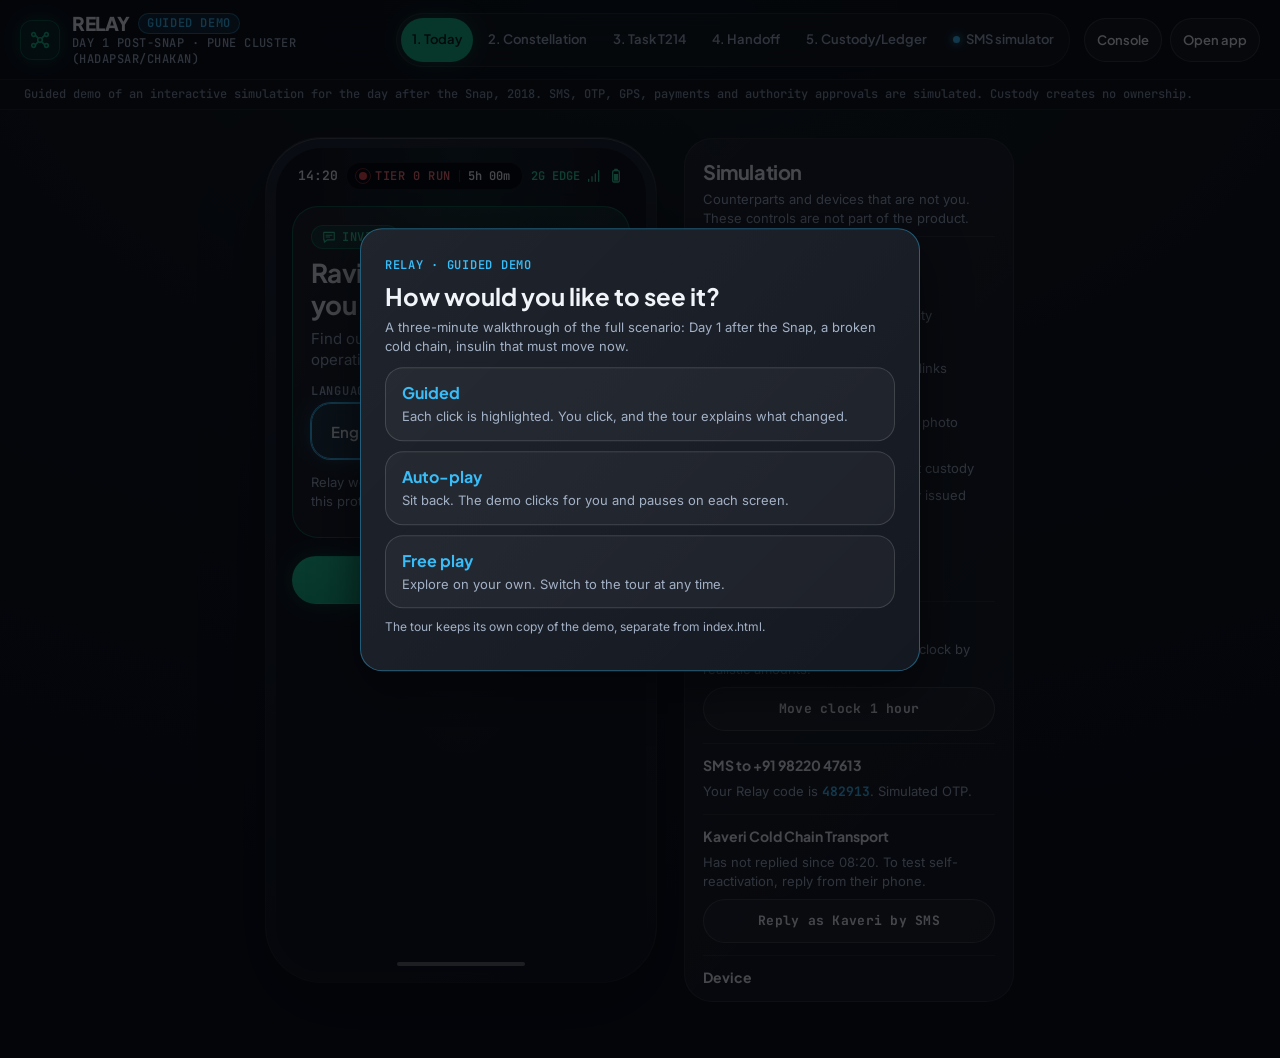
<file: index.html>
<!doctype html>
<html lang="en">
<head>
<meta charset="utf-8">
<meta name="viewport" content="width=device-width, initial-scale=1">
<meta name="description" content="Relay guided demo: a highlighted walkthrough of the prototype, with auto-play and free play.">
<meta name="theme-color" content="#07090E">
<title>Relay guided demo</title>
<script>
/* The tour keeps its own saved state, so it never touches what a reviewer did in index.html.
   Every storage key on this page gets a "relay-tour:" prefix before the app scripts load. */
(function () {
  var P = 'relay-tour:';
  try {
    var proto = Storage.prototype, g = proto.getItem, s = proto.setItem, r = proto.removeItem;
    proto.getItem = function (k) { return g.call(this, P + k); };
    proto.setItem = function (k, v) { return s.call(this, P + k, v); };
    proto.removeItem = function (k) { return r.call(this, P + k); };
    window.__tourStore = { clearApp: function () { ['relay-kinetic-state-v1', 'relay-kinetic-view-v1'].forEach(function (k) { r.call(localStorage, P + k); }); } };
  } catch (e) { window.__tourStore = { clearApp: function () {} }; }
})();
</script>
<link rel="preconnect" href="https://fonts.googleapis.com">
<link rel="preconnect" href="https://fonts.gstatic.com" crossorigin>
<link rel="stylesheet" href="https://fonts.googleapis.com/css2?family=Inter:wght@400;500;600;700&family=JetBrains+Mono:wght@400;500;600;700&family=Plus+Jakarta+Sans:wght@500;600;700;800&display=swap">
<link rel="stylesheet" href="styles.css">
<link rel="stylesheet" href="tour.css">
</head>
<body class="tour-page">
<a class="skip" href="#tour-card">Skip to the tour controls</a>
<header class="topbar">
  <div class="tb-brand">
    <span class="tb-logo" aria-hidden="true"><svg width="22" height="22" viewBox="0 0 24 24" fill="none" stroke="currentColor" stroke-width="1.8"><circle cx="12" cy="12" r="2.5"/><circle cx="5" cy="6" r="2"/><circle cx="19" cy="6" r="2"/><circle cx="5" cy="18" r="2"/><circle cx="19" cy="18" r="2"/><path d="M7 7l3 3M17 7l-3 3M7 17l3-3M17 17l-3-3"/></svg></span>
    <span class="tb-text"><span class="tb-name">RELAY <span class="chip chip-sky chip-sm">Guided demo</span></span><span class="tb-sub">Day 1 post-Snap · Pune cluster (Hadapsar/Chakan)</span></span>
  </div>
  <nav class="tb-steps" aria-label="Jump to"></nav>
  <div class="tb-right">
    <button type="button" class="tb-btn" data-a="view" data-view="console">Console</button>
    <button type="button" class="tb-btn sim-toggle" data-a="simOpen">Simulation</button>
    <a class="tb-btn tb-link" href="index.html">Open app</a>
  </div>
</header>
<p class="disclaimer">Guided demo of an interactive simulation for the day after the Snap, 2018. SMS, OTP, GPS, payments and authority approvals are simulated. Custody creates no ownership.</p>
<div id="stage" class="stage">
  <div class="op-col"><div id="phone" class="phone"></div></div>
  <aside id="sim" class="sim" aria-label="Simulation controls"></aside>
  <div id="console"></div>
</div>
<div id="toast" class="toast" role="status" aria-live="polite"></div>
<div id="tour-root"></div>
<noscript><p class="disclaimer">The guided demo needs JavaScript turned on.</p></noscript>
<script src="data.js"></script>
<script src="logic.js"></script>
<script src="ui.js"></script>
<script src="operator.js"></script>
<script src="console.js"></script>
<script src="sms.js"></script>
<script src="main.js"></script>
<script src="tour.js"></script>
</body>
</html>
</file>
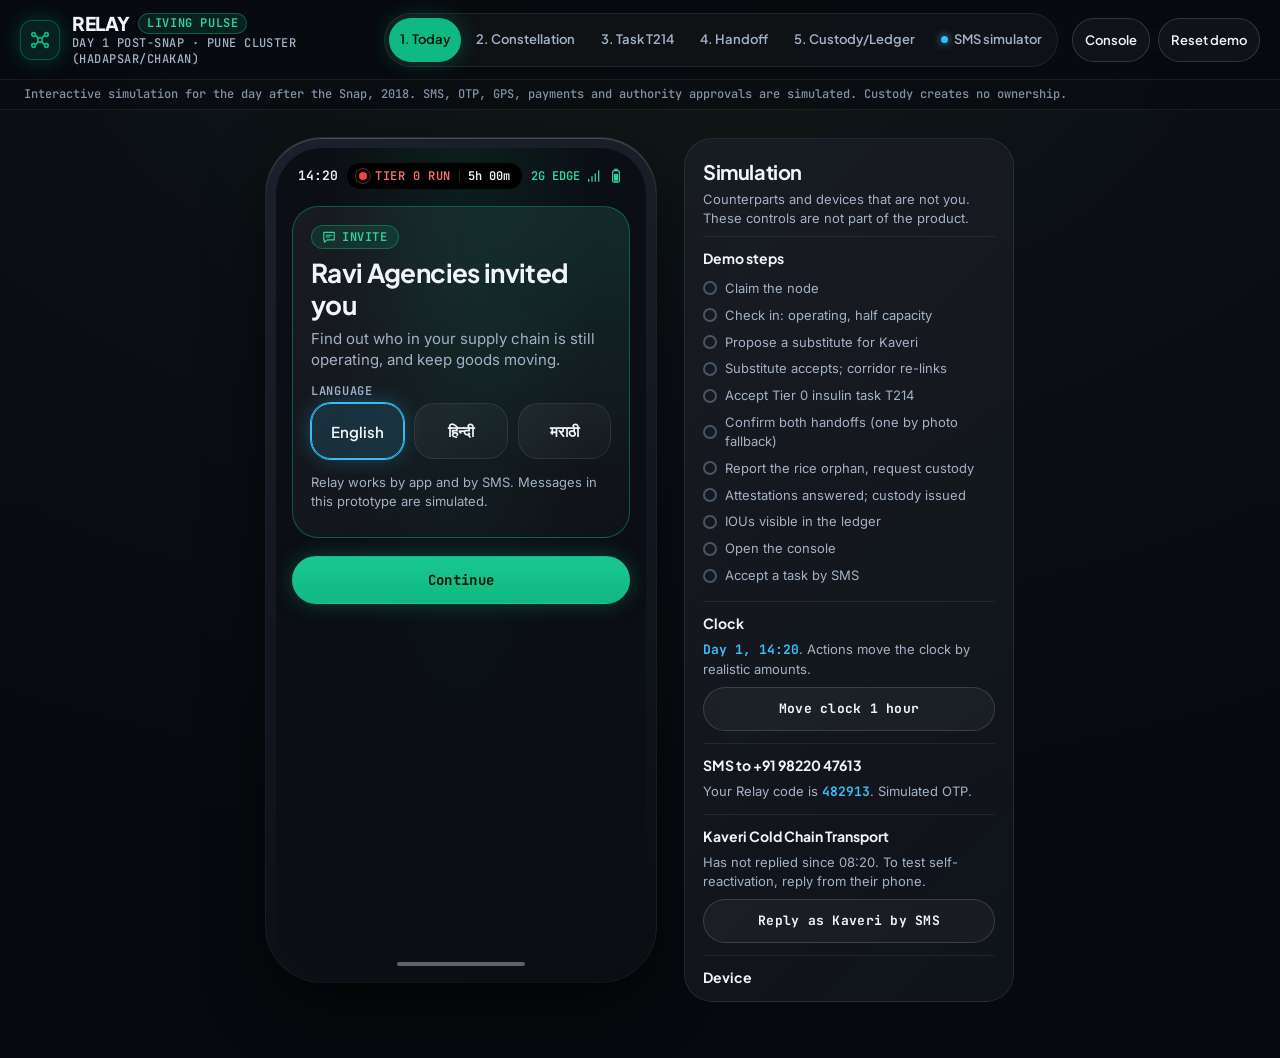
<file: tour.html>
<!doctype html>
<html lang="en">
<head>
<meta charset="utf-8">
<meta name="viewport" content="width=device-width, initial-scale=1">
<meta name="description" content="Relay: a coordination layer for broken supply chains on the day after the Snap. Interactive prototype.">
<meta name="theme-color" content="#07090E">
<title>Relay prototype</title>
<link rel="preconnect" href="https://fonts.googleapis.com">
<link rel="preconnect" href="https://fonts.gstatic.com" crossorigin>
<link rel="stylesheet" href="https://fonts.googleapis.com/css2?family=Inter:wght@400;500;600;700&family=JetBrains+Mono:wght@400;500;600;700&family=Plus+Jakarta+Sans:wght@500;600;700;800&display=swap">
<link rel="stylesheet" href="styles.css">
</head>
<body>
<a class="skip" href="#stage">Skip to the prototype</a>
<header class="topbar">
  <div class="tb-brand">
    <span class="tb-logo" aria-hidden="true"><svg width="22" height="22" viewBox="0 0 24 24" fill="none" stroke="currentColor" stroke-width="1.8"><circle cx="12" cy="12" r="2.5"/><circle cx="5" cy="6" r="2"/><circle cx="19" cy="6" r="2"/><circle cx="5" cy="18" r="2"/><circle cx="19" cy="18" r="2"/><path d="M7 7l3 3M17 7l-3 3M7 17l3-3M17 17l-3-3"/></svg></span>
    <span class="tb-text"><span class="tb-name">RELAY <span class="chip chip-emerald chip-sm">Living pulse</span></span><span class="tb-sub">Day 1 post-Snap · Pune cluster (Hadapsar/Chakan)</span></span>
  </div>
  <nav class="tb-steps" aria-label="Jump to"></nav>
  <div class="tb-right">
    <button type="button" class="tb-btn" data-a="view" data-view="console">Console</button>
    <button type="button" class="tb-btn sim-toggle" data-a="simOpen">Simulation</button>
    <button type="button" class="tb-btn" data-a="reset">Reset demo</button>
  </div>
</header>
<p class="disclaimer">Interactive simulation for the day after the Snap, 2018. SMS, OTP, GPS, payments and authority approvals are simulated. Custody creates no ownership.</p>
<div id="stage" class="stage">
  <div class="op-col"><div id="phone" class="phone"></div></div>
  <aside id="sim" class="sim" aria-label="Simulation controls"></aside>
  <div id="console"></div>
</div>
<div id="toast" class="toast" role="status" aria-live="polite"></div>
<noscript><p class="disclaimer">Relay needs JavaScript turned on.</p></noscript>
<script src="data.js"></script>
<script src="logic.js"></script>
<script src="ui.js"></script>
<script src="operator.js"></script>
<script src="console.js"></script>
<script src="sms.js"></script>
<script src="main.js"></script>
</body>
</html>
</file>
<file: styles.css>
/* Relay, Obsidian Kinetic: tactical dark surfaces with bioluminescent telemetry (design/DESIGN.md). */
:root {
  --obsidian: #07090E; --canvas: #0B0E14; --surface: #121721; --raised: #18202F; --modal: #202a3c;
  --line: rgba(255, 255, 255, .08); --line-2: rgba(255, 255, 255, .14);
  --emerald: #10B981; --emerald-hi: #34D399; --amber: #F59E0B; --amber-hi: #FBBF24; --red: #EF4444; --red-hi: #F87171;
  --sky: #38BDF8; --violet: #818CF8; --sand: #E5D4BA;
  --text: #F1F5F9; --muted: #A3B1C6; --subtle: #8391A7;
  --t-emerald: rgba(16, 185, 129, .14); --t-amber: rgba(245, 158, 11, .14); --t-red: rgba(239, 68, 68, .14); --t-sky: rgba(56, 189, 248, .14); --t-grey: rgba(148, 163, 184, .12);
  --head: 'Plus Jakarta Sans', 'Segoe UI', system-ui, sans-serif;
  --body: 'Inter', 'Segoe UI', system-ui, Roboto, Arial, 'Nirmala UI', sans-serif;
  --mono: 'JetBrains Mono', Consolas, 'SFMono-Regular', Menlo, monospace;
  --glass: linear-gradient(135deg, rgba(255, 255, 255, .055) 0%, rgba(255, 255, 255, .02) 100%);
  --glow-emerald: 0 0 24px -4px rgba(16, 185, 129, .45);
  --glow-red: 0 0 28px -4px rgba(239, 68, 68, .45);
  --glow-sky: 0 0 24px -4px rgba(56, 189, 248, .45);
  --glow-amber: 0 0 28px -6px rgba(245, 158, 11, .45);
}
* { box-sizing: border-box; }
html, body { margin: 0; }
html { background: var(--obsidian); }
body { background: radial-gradient(ellipse 120% 900px at 50% 0%, #0f1a17 0%, var(--canvas) 45%, var(--obsidian) 100%) no-repeat, var(--obsidian); color: var(--text); font: 15px/1.45 var(--body); min-height: 100vh; }
button, input, select, textarea { font: inherit; color: inherit; }
.num, .mono { font-family: var(--mono); font-variant-numeric: tabular-nums; }
:focus-visible { outline: none; box-shadow: 0 0 0 2px var(--sky), 0 0 16px rgba(56, 189, 248, .45); border-radius: 12px; }
.sr { position: absolute; width: 1px; height: 1px; overflow: hidden; clip: rect(0 0 0 0); white-space: nowrap; }
.skip { position: absolute; left: -999px; top: 0; background: var(--raised); color: var(--text); padding: 8px 12px; z-index: 80; border-radius: 12px; }
.skip:focus { left: 8px; }
.muted { color: var(--muted); }
strong { font-weight: 700; color: var(--text); }
svg.ic { flex: none; }

/* ---------- prototype chrome ---------- */
.topbar { display: flex; align-items: center; gap: 14px; padding: 12px 20px; background: rgba(7, 9, 14, .82); border-bottom: 1px solid var(--line); backdrop-filter: blur(16px); position: sticky; top: 0; z-index: 40; flex-wrap: wrap; }
.tb-brand { display: flex; align-items: center; gap: 12px; }
.tb-logo { width: 40px; height: 40px; border-radius: 12px; display: grid; place-items: center; color: var(--emerald); background: var(--t-emerald); border: 1px solid rgba(16, 185, 129, .35); box-shadow: var(--glow-emerald); }
.tb-text { display: flex; flex-direction: column; }
.tb-name { font: 800 19px/1.2 var(--head); letter-spacing: -.02em; display: flex; align-items: center; gap: 8px; }
.tb-sub { font: 500 12px/1.35 var(--mono); color: var(--muted); text-transform: uppercase; letter-spacing: .04em; max-width: 230px; }
.tb-steps { display: flex; gap: 4px; padding: 4px; border-radius: 999px; background: rgba(255, 255, 255, .03); border: 1px solid var(--line); margin-left: auto; flex-wrap: wrap; }
.tb-steps button { border: 0; background: transparent; color: var(--muted); border-radius: 999px; min-height: 44px; padding: 4px 11px; white-space: nowrap; cursor: pointer; font: 600 13px/1.2 var(--head); }
.tb-steps button:hover { color: var(--text); background: rgba(255, 255, 255, .05); }
.tb-steps button.on { background: var(--emerald); color: #04130d; box-shadow: var(--glow-emerald); }
.tb-steps .dot-sky::before { content: ''; display: inline-block; width: 7px; height: 7px; border-radius: 50%; background: var(--sky); box-shadow: 0 0 8px var(--sky); margin-right: 6px; vertical-align: 1px; }
.tb-right { display: flex; gap: 8px; }
.tb-btn { min-height: 44px; padding: 0 12px; white-space: nowrap; border-radius: 999px; border: 1px solid var(--line-2); background: rgba(255, 255, 255, .04); color: var(--text); cursor: pointer; font: 600 13px var(--head); }
.tb-btn.on { border-color: var(--sky); color: var(--sky); box-shadow: var(--glow-sky); }
.sim-toggle { display: none; }
.disclaimer { margin: 0; padding: 6px 24px; font: 500 12px/1.4 var(--mono); color: var(--subtle); border-bottom: 1px solid var(--line); background: rgba(7, 9, 14, .6); }

.stage { display: flex; justify-content: center; align-items: flex-start; gap: 28px; padding: 28px 16px 56px; }
.stage-console { display: block; padding: 0; }
.stage-console .op-col, .stage-console .sim { display: none; }
#console:empty { display: none; }

/* ---------- phone frame ---------- */
.phone { width: 390px; height: 844px; position: relative; border-radius: 56px; padding: 10px; background: linear-gradient(160deg, #1b212c, #0a0d12); box-shadow: 0 25px 70px -15px rgba(0, 0, 0, .85), 0 0 0 1px rgba(255, 255, 255, .12), inset 0 1px 0 rgba(255, 255, 255, .2); }
.screen { position: relative; height: 100%; border-radius: 46px; overflow: hidden; background: radial-gradient(ellipse at 50% -10%, rgba(16, 185, 129, .10), transparent 55%), var(--canvas); display: flex; flex-direction: column; }
.app-main { flex: 1; overflow-y: auto; overflow-x: hidden; overscroll-behavior: contain; padding: 0 16px 120px; scrollbar-width: none; }
.app-main::-webkit-scrollbar { display: none; }
.app-main:focus { outline: none; box-shadow: none; }
.homebar { position: absolute; bottom: 6px; left: 50%; transform: translateX(-50%); width: 128px; height: 4px; border-radius: 4px; background: rgba(255, 255, 255, .35); z-index: 30; }

.sbar { display: flex; align-items: center; justify-content: space-between; gap: 8px; padding: 14px 22px 8px; font: 600 13px var(--mono); }
.island { white-space: nowrap; display: inline-flex; align-items: center; gap: 8px; padding: 5px 12px; border-radius: 999px; background: #000; border: 1px solid var(--line); font: 600 12px var(--mono); }
.island .rd { color: var(--red-hi); text-transform: uppercase; letter-spacing: .05em; }
.island .sep { width: 1px; height: 12px; background: var(--line-2); }
.sbar-r { white-space: nowrap; display: inline-flex; gap: 6px; align-items: center; color: var(--emerald-hi); font-size: 12px; }

.nodehead { display: flex; align-items: center; gap: 12px; padding: 8px 16px 14px; }
.avatar { width: 44px; height: 44px; border-radius: 50%; display: grid; place-items: center; background: var(--t-emerald); border: 1px solid rgba(16, 185, 129, .35); color: var(--emerald-hi); flex: none; }
.nh-text { flex: 1; min-width: 0; }
.nh-name { font: 700 16px/1.2 var(--head); letter-spacing: -.02em; display: flex; align-items: center; gap: 6px; white-space: nowrap; overflow: hidden; text-overflow: ellipsis; }
.nh-name .ic { color: var(--emerald-hi); }
.nh-sub { font: 500 12px var(--mono); color: var(--muted); }
.icon-btn { display: inline-flex; align-items: center; justify-content: center; min-width: 44px; min-height: 44px; border-radius: 999px; border: 1px solid var(--line); background: rgba(255, 255, 255, .03); color: var(--text); cursor: pointer; padding: 0 8px; gap: 4px; }
.subhead { display: flex; align-items: center; gap: 10px; padding: 6px 16px 12px; }
.subhead-t { font: 700 16px var(--head); flex: 1; min-width: 0; white-space: nowrap; overflow: hidden; text-overflow: ellipsis; }

/* ---------- chips ---------- */
.chip { display: inline-flex; align-items: center; gap: 6px; padding: 4px 10px; border-radius: 999px; font: 600 12px/1.2 var(--mono); text-transform: uppercase; letter-spacing: .05em; border: 1px solid transparent; white-space: nowrap; }
.chip-sm { font-size: 12px; padding: 2px 8px; }
.chip-emerald { color: var(--emerald-hi); background: var(--t-emerald); border-color: rgba(16, 185, 129, .4); }
.chip-amber { color: var(--amber-hi); background: var(--t-amber); border-color: rgba(245, 158, 11, .45); }
.chip-red { color: var(--red-hi); background: var(--t-red); border-color: rgba(239, 68, 68, .45); }
.chip-sky { color: var(--sky); background: var(--t-sky); border-color: rgba(56, 189, 248, .45); }
.chip-grey { color: var(--muted); background: var(--t-grey); border-color: var(--line-2); }
.chip-solid-red { background: #DC2626; color: #fff; box-shadow: var(--glow-red); }
.chip-btn { cursor: pointer; min-height: 44px; }
.pdot { position: relative; width: 8px; height: 8px; border-radius: 50%; background: currentColor; flex: none; }
.pdot::after { content: ''; position: absolute; inset: -4px; border-radius: 50%; border: 1px solid currentColor; opacity: .5; animation: breathe 2.4s ease-in-out infinite; }
@keyframes breathe { 0%, 100% { transform: scale(.8); opacity: .6; } 50% { transform: scale(1.5); opacity: 0; } }
.tier { display: inline-flex; align-items: center; padding: 4px 10px; border-radius: 999px; font: 700 12px var(--mono); text-transform: uppercase; letter-spacing: .05em; white-space: nowrap; }
.tier-0 { background: #DC2626; color: #fff; box-shadow: var(--glow-red); }
.tier-1 { color: var(--amber-hi); border: 1px solid rgba(245, 158, 11, .5); background: var(--t-amber); }
.tier-2 { color: var(--sky); border: 1px solid rgba(56, 189, 248, .4); }
.tier-3 { color: var(--muted); border: 1px solid var(--line-2); }
.verif { display: inline-flex; align-items: center; gap: 4px; font: 500 12px var(--mono); color: var(--muted); }
.verif .ic { color: var(--emerald-hi); }
.trust { display: inline-flex; align-items: center; gap: 6px; font: 500 12px var(--mono); color: var(--muted); }
.trust .bars { display: inline-flex; gap: 2px; }
.trust i { width: 6px; height: 12px; border-radius: 3px; background: rgba(255, 255, 255, .12); display: block; }
.trust i.on { background: var(--emerald); box-shadow: 0 0 6px rgba(16, 185, 129, .6); }

/* ---------- type ---------- */
.eyebrow { font: 600 12px/1.3 var(--mono); text-transform: uppercase; letter-spacing: .08em; color: var(--muted); margin: 0; }
.h1 { font: 700 26px/1.2 var(--head); letter-spacing: -.025em; margin: 4px 0 8px; }
.h2 { font: 700 20px/1.25 var(--head); letter-spacing: -.02em; margin: 2px 0 6px; }
.h3 { font: 700 16px/1.3 var(--head); margin: 14px 0 8px; }
.lead { color: var(--muted); margin: 0 0 12px; }
.fine { font-size: 13px; color: var(--muted); margin: 8px 0; display: flex; gap: 6px; align-items: flex-start; flex-wrap: wrap; }
.fine .ic { margin-top: 2px; }
.sec-h { display: flex; align-items: center; justify-content: space-between; gap: 8px; margin: 22px 4px 10px; }
.sec-h .eyebrow { font-size: 13px; color: var(--text); opacity: .85; }
.ok-line { display: flex; align-items: center; gap: 8px; color: var(--emerald-hi); font: 700 15px var(--head); margin: 4px 0; }

/* ---------- cards ---------- */
.card { position: relative; background: var(--glass); border: 1px solid var(--line); border-radius: 26px; padding: 18px; margin-bottom: 12px; overflow: hidden; }
.card-red { border-color: rgba(239, 68, 68, .45); background: radial-gradient(ellipse at 100% 0%, rgba(239, 68, 68, .16), transparent 60%), var(--glass); box-shadow: var(--glow-red); }
.card-amber { border-color: rgba(245, 158, 11, .4); background: radial-gradient(ellipse at 100% 0%, rgba(245, 158, 11, .12), transparent 60%), var(--glass); }
.card-sky { border-color: rgba(56, 189, 248, .4); background: radial-gradient(ellipse at 50% 0%, rgba(56, 189, 248, .12), transparent 60%), var(--glass); }
.card-emerald { border-color: rgba(16, 185, 129, .4); background: radial-gradient(ellipse at 100% 0%, rgba(16, 185, 129, .12), transparent 60%), var(--glass); }
.card-top { display: flex; align-items: center; justify-content: space-between; gap: 8px; flex-wrap: wrap; margin-bottom: 8px; }
.card-top-l { display: flex; align-items: center; gap: 8px; flex-wrap: wrap; }
.card-foot { display: flex; align-items: center; justify-content: space-between; gap: 10px; margin-top: 14px; padding-top: 12px; border-top: 1px solid var(--line); flex-wrap: wrap; }
.card-foot .route { display: flex; gap: 8px; align-items: center; font: 600 13px var(--mono); color: var(--text); flex: 1; min-width: 150px; }
.card-foot .route .ic { color: var(--sky); }
.card-desc { color: var(--muted); font-size: 14px; margin: 0; }
.tile { background: rgba(0, 0, 0, .28); border: 1px solid var(--line); border-radius: 18px; padding: 12px; }
.tile-l { font: 600 12px var(--mono); text-transform: uppercase; letter-spacing: .06em; color: var(--muted); }
.tile-v { font: 700 18px/1.2 var(--mono); }
.tiles { display: grid; grid-template-columns: repeat(3, 1fr); gap: 8px; margin-top: 14px; }
.tiles .tile { text-align: center; padding: 12px 6px; }
.tiles .tile-v { font-size: 17px; margin-top: 4px; }
.v-emerald { color: var(--emerald-hi); } .v-amber { color: var(--amber-hi); } .v-red { color: var(--red-hi); } .v-sky { color: var(--sky); }

/* Today telemetry */
.telemetry { display: grid; grid-template-columns: 128px 1fr; gap: 12px; align-items: center; margin-top: 8px; }
.ring { position: relative; width: 120px; height: 120px; }
.ring svg { transform: rotate(-90deg); }
.ring-c { position: absolute; inset: 0; display: flex; flex-direction: column; align-items: center; justify-content: center; }
.ring-v { font: 700 26px var(--mono); }
.ring-l { font: 600 12px var(--mono); text-transform: uppercase; letter-spacing: .08em; color: var(--muted); }
.stack { display: flex; flex-direction: column; gap: 8px; }
.bar { height: 6px; border-radius: 99px; background: rgba(255, 255, 255, .08); margin-top: 8px; overflow: hidden; }
.bar i { display: block; height: 100%; border-radius: 99px; background: var(--emerald); box-shadow: 0 0 10px rgba(16, 185, 129, .8); }
.kv2 { display: flex; flex-direction: column; gap: 2px; }
.kv2 .tile-v small { font: 500 12px var(--mono); }
.credit { display: flex; flex-direction: column; align-items: flex-start; gap: 6px; }
.credit .chip { white-space: normal; text-align: center; }
.cont { margin-top: 16px; padding-top: 14px; border-top: 1px solid var(--line); }
.cont-h { display: flex; justify-content: space-between; align-items: center; gap: 8px; }
.cont-strip { display: flex; gap: 10px; margin-top: 10px; overflow-x: auto; scrollbar-width: none; padding-bottom: 2px; }
.cont-strip::-webkit-scrollbar { display: none; }
.cs { flex: 1 1 0; display: flex; flex-direction: column; align-items: center; gap: 6px; min-width: 44px; }
.cs i { display: block; width: 100%; height: 6px; border-radius: 99px; }
.cs span { font: 600 12px var(--mono); color: var(--muted); white-space: nowrap; max-width: 100%; overflow: hidden; text-overflow: ellipsis; }
.cs-active i { background: var(--emerald); box-shadow: 0 0 8px rgba(16, 185, 129, .7); }
.cs-reduced i { background: repeating-linear-gradient(90deg, var(--amber) 0 8px, transparent 8px 12px); }
.cs-unknown i, .cs-not_operating i { background: repeating-linear-gradient(90deg, #64748B 0 3px, transparent 3px 6px); }
.cs-probably_gone i, .cs-gone i { background: var(--red); box-shadow: 0 0 10px rgba(239, 68, 68, .8); }
.cs-probably_gone span, .cs-gone span { color: var(--red-hi); }
.cs-proposed i { background: repeating-linear-gradient(90deg, var(--sky) 0 6px, transparent 6px 10px); }
.cs-you i { background: var(--sky); box-shadow: 0 0 10px rgba(56, 189, 248, .9); height: 8px; }
.cs-you span { color: var(--sky); }

/* ---------- list items (status shown by chip + coloured dot, never colour alone) ---------- */
.item { position: relative; display: flex; align-items: center; gap: 12px; width: 100%; min-height: 60px; padding: 12px 14px; margin-bottom: 8px; background: rgba(255, 255, 255, .03); border: 1px solid var(--line); border-radius: 18px; text-align: left; color: var(--text); }
button.item { cursor: pointer; }
button.item:hover { border-color: var(--line-2); background: rgba(255, 255, 255, .05); }
.item-dot { width: 10px; height: 10px; border-radius: 50%; flex: none; align-self: flex-start; margin-top: 6px; }
.d-green { background: var(--emerald); box-shadow: 0 0 10px rgba(16, 185, 129, .8); }
.d-yellow { background: var(--amber); box-shadow: 0 0 10px rgba(245, 158, 11, .7); }
.d-red { background: var(--red); box-shadow: 0 0 10px rgba(239, 68, 68, .8); }
.d-blue { background: var(--sky); box-shadow: 0 0 10px rgba(56, 189, 248, .8); }
.d-grey { background: transparent; border: 2px dashed #64748B; }
.d-none { display: none; }
.item-main { flex: 1; min-width: 0; display: flex; flex-direction: column; gap: 3px; }
.item-title { font: 600 15px/1.3 var(--head); }
.item-sub { font-size: 13px; color: var(--muted); }
.item-sub.reason { color: var(--text); opacity: .9; }
.item-meta { display: flex; gap: 6px 10px; flex-wrap: wrap; align-items: center; margin-top: 2px; }
.item-right { flex: none; display: flex; align-items: center; gap: 6px; text-align: right; }
.item-act { flex: none; }
.money { font: 700 15px var(--mono); }
.rank { display: inline-grid; place-items: center; width: 22px; height: 22px; border-radius: 50%; background: var(--t-sky); color: var(--sky); font: 700 12px var(--mono); margin-right: 6px; border: 1px solid rgba(56, 189, 248, .4); }

/* ---------- buttons ---------- */
.btn { display: inline-flex; align-items: center; justify-content: center; gap: 8px; min-height: 48px; padding: 0 20px; border-radius: 999px; font: 700 14px/1.2 var(--mono); letter-spacing: .02em; cursor: pointer; border: 1px solid transparent; text-align: center; }
.btn-primary { background: linear-gradient(180deg, #19c890, var(--emerald)); color: #03140d; box-shadow: var(--glow-emerald); }
.btn-primary:hover { filter: brightness(1.08); }
.btn-secondary { background: rgba(255, 255, 255, .04); border-color: var(--line-2); color: var(--text); }
.btn-secondary:hover { border-color: rgba(255, 255, 255, .24); }
.btn-amber { background: var(--t-amber); border-color: var(--amber); color: var(--amber-hi); }
.btn-sky { background: var(--sky); color: #03121c; box-shadow: var(--glow-sky); }
.btn-danger { background: #DC2626; color: #fff; box-shadow: var(--glow-red); }
.btn[disabled] { opacity: .45; cursor: not-allowed; box-shadow: none; }
.btn-sm { min-height: 44px; padding: 0 14px; font-size: 13px; }
.btn-text { background: none; border: 0; color: var(--sky); font: 600 13px var(--head); cursor: pointer; padding: 14px 4px; margin: -14px -4px; }
.btn-text:hover { text-decoration: underline; }
.foot { display: flex; flex-direction: column; gap: 10px; margin-top: 18px; }
.foot .btn { width: 100%; }
.inline-actions { display: flex; gap: 8px; flex-wrap: wrap; margin: 12px 0; }
.step-btn { width: 100%; min-height: 58px; font-size: 15px; text-transform: uppercase; }

/* ---------- onboarding and forms ---------- */
.onb { padding: 8px 0 24px; }
.kicker { display: flex; align-items: center; gap: 8px; margin: 0 0 8px; }
.progress { font: 600 12px var(--mono); color: var(--emerald-hi); text-transform: uppercase; letter-spacing: .08em; margin: 0 0 6px; }
.field { display: flex; flex-direction: column; gap: 6px; margin: 0 0 14px; border: 0; padding: 0; min-width: 0; }
.flabel, .field legend { font: 600 12px var(--mono); text-transform: uppercase; letter-spacing: .06em; color: var(--muted); padding: 0; margin-bottom: 4px; }
.field input, .field select, .sms-form input { min-height: 50px; border-radius: 18px; border: 1px solid var(--line); background: var(--surface); padding: 0 16px; width: 100%; color: var(--text); }
.field input:focus, .field select:focus, .sms-form input:focus { outline: none; box-shadow: 0 0 0 1px var(--sky), 0 0 16px rgba(56, 189, 248, .25); }
.field select option { background: var(--surface); }
.field-row { display: grid; grid-template-columns: 1fr 1fr; gap: 10px; }
.opts { display: grid; gap: 10px; }
.opts-3 { grid-template-columns: repeat(3, 1fr); }
.opts-big { grid-template-columns: 1fr 1fr; }
.opts-big .opt { min-height: 110px; flex-direction: column; font: 700 22px var(--head); }
.opt { position: relative; display: flex; align-items: center; justify-content: center; gap: 10px; min-height: 56px; padding: 10px 14px; border-radius: 20px; border: 1px solid var(--line); background: var(--glass); cursor: pointer; font: 600 15px var(--head); color: var(--text); }
.opt:hover { border-color: var(--line-2); }
.opt.sel, .opt-radio:has(input:checked) { border-color: var(--sky); box-shadow: 0 0 0 1px var(--sky), var(--glow-sky); background: var(--t-sky); }
.opt-radio input { position: absolute; opacity: 0; }
.opts-cap .opt { justify-content: flex-start; }
.opts-cap .opt .ic:last-child { margin-left: auto; color: var(--sky); }
.capg { display: inline-block; width: 64px; height: 10px; border-radius: 99px; background: rgba(255, 255, 255, .1); position: relative; overflow: hidden; flex: none; }
.capg i { position: absolute; left: 0; top: 0; bottom: 0; background: var(--emerald); box-shadow: 0 0 8px rgba(16, 185, 129, .8); border-radius: 99px; }
.radio { display: flex; align-items: center; gap: 12px; min-height: 52px; padding: 8px 14px; border-radius: 16px; border: 1px solid var(--line); background: rgba(255, 255, 255, .03); margin-bottom: 6px; cursor: pointer; }
.radio:has(input:checked) { border-color: rgba(56, 189, 248, .6); background: var(--t-sky); }
.radio input { width: 20px; height: 20px; accent-color: var(--sky); flex: none; }
.qrow { display: grid; grid-template-columns: 1fr auto; grid-template-areas: 'l l' 's u'; gap: 6px 10px; align-items: center; padding: 12px 14px; border-radius: 18px; border: 1px solid var(--line); background: rgba(255, 255, 255, .03); margin-bottom: 8px; }
.qlabel { grid-area: l; font: 600 14px var(--head); }
.stepper { grid-area: s; display: inline-flex; align-items: center; gap: 4px; }
.stepper output { min-width: 56px; text-align: center; font: 700 20px var(--mono); }
.qunit { grid-area: u; color: var(--muted); font: 500 12px var(--mono); }
.disclose { margin: 12px 0; border: 1px solid var(--line); border-radius: 18px; background: rgba(255, 255, 255, .02); }
.disclose summary { min-height: 48px; display: flex; align-items: center; padding: 0 14px; cursor: pointer; font: 600 13px var(--head); color: var(--sky); }
.disclose[open] summary { border-bottom: 1px solid var(--line); }
.disclose > :not(summary) { margin: 10px 12px; }
ul.plain { list-style: none; padding: 0; margin: 0; }
ul.plain li { padding: 8px 0; border-bottom: 1px solid var(--line); font-size: 14px; }
.callout { display: flex; gap: 10px; align-items: flex-start; padding: 14px; margin: 12px 0; border-radius: 18px; background: rgba(0, 0, 0, .3); border: 1px solid var(--line); font-size: 14px; color: var(--muted); }
.callout strong { color: var(--text); }
.callout .ic { color: var(--sky); margin-top: 2px; }
.callout em { color: var(--sand); font-style: italic; }
.sim-badge { display: inline-flex; margin: 0 0 10px; }
.photo { display: flex; gap: 12px; align-items: center; flex-wrap: wrap; }
.photo img, .thumb-lg { width: 96px; height: 96px; object-fit: cover; border-radius: 16px; border: 1px solid var(--line-2); display: block; }
.photo-empty { width: 96px; height: 96px; border-radius: 16px; border: 1px dashed var(--line-2); display: flex; flex-direction: column; align-items: center; justify-content: center; gap: 4px; font: 500 12px var(--mono); color: var(--muted); }
.photo-btns { display: flex; flex-direction: column; gap: 6px; align-items: flex-start; }
.file-btn { position: relative; overflow: hidden; }
.file-btn input { position: absolute; inset: 0; opacity: 0; cursor: pointer; }
.file-btn:focus-within { box-shadow: 0 0 0 2px var(--sky); }
.thumb { width: 44px; height: 44px; object-fit: cover; border-radius: 12px; }
.toggle { display: flex; align-items: center; justify-content: space-between; gap: 12px; min-height: 64px; padding: 10px 14px; border-radius: 18px; border: 1px solid var(--line); background: rgba(255, 255, 255, .03); margin-bottom: 8px; cursor: pointer; }
.toggle > span { display: flex; flex-direction: column; gap: 2px; }
.toggle input { width: 24px; height: 24px; accent-color: var(--emerald); flex: none; }

/* ---------- key-value, timeline, logs ---------- */
.kv { margin: 12px 0; border-radius: 18px; border: 1px solid var(--line); overflow: hidden; background: rgba(0, 0, 0, .2); }
.kv > div { display: grid; grid-template-columns: 108px 1fr; gap: 8px; padding: 10px 14px; border-bottom: 1px solid var(--line); }
.kv > div:last-child { border-bottom: 0; }
.kv dt { font: 600 12px var(--mono); text-transform: uppercase; letter-spacing: .05em; color: var(--muted); padding-top: 1px; }
.kv dd { margin: 0; font-size: 14px; }
.legs { position: relative; margin: 6px 0 0; padding: 0; list-style: none; }
.leg { position: relative; padding: 0 0 18px 30px; }
.leg::before { content: ''; position: absolute; left: 8px; top: 18px; bottom: -2px; width: 2px; background: var(--line-2); }
.leg:last-child::before { display: none; }
.leg-dot { position: absolute; left: 0; top: 2px; width: 18px; height: 18px; border-radius: 50%; border: 2px solid #475569; background: var(--canvas); }
.leg.on .leg-dot { border-color: var(--emerald); box-shadow: var(--glow-emerald); }
.leg.on .leg-dot::after { content: ''; position: absolute; inset: 3px; border-radius: 50%; background: var(--emerald); }
.leg.on::before { background: linear-gradient(var(--emerald), var(--line-2)); }
.leg.done .leg-dot { border-color: var(--emerald); background: var(--emerald); }
.leg-h { display: flex; justify-content: space-between; gap: 8px; align-items: baseline; flex-wrap: wrap; }
.leg-t { font: 700 13px var(--mono); text-transform: uppercase; letter-spacing: .03em; }
.leg-s { font: 700 12px var(--mono); text-transform: uppercase; }
.leg-c { font-size: 13px; color: var(--muted); margin-top: 4px; }
.leg.off .leg-t { opacity: .7; }
.timeline { list-style: none; margin: 0; padding: 0; }
.timeline li { display: flex; gap: 10px; padding: 8px 0; border-bottom: 1px solid var(--line); font-size: 13px; }
.timeline li .num { color: var(--emerald-hi); flex: none; font-size: 12px; }
.audit { display: flex; justify-content: space-between; gap: 10px; align-items: center; padding: 12px 14px; border-radius: 18px; background: rgba(255, 255, 255, .04); border: 1px solid var(--line); margin-bottom: 8px; width: 100%; text-align: left; color: var(--text); cursor: pointer; }
.audit-t { font: 700 14px var(--head); }
.audit-s { font: 500 12px var(--mono); color: var(--muted); }
.audit-r { text-align: right; flex: none; }
.audit-v { font: 700 14px var(--mono); }
.plus { color: var(--emerald-hi); } .minus { color: var(--red-hi); }

/* ---------- banners, empty, totals ---------- */
.banner { display: flex; align-items: center; gap: 8px; padding: 10px 14px; margin: 0 16px 10px; border-radius: 16px; font-size: 13px; font-weight: 600; flex-wrap: wrap; }
.banner-grey { background: var(--t-grey); border: 1px solid var(--line-2); }
.banner-yellow { background: var(--t-amber); border: 1px solid rgba(245, 158, 11, .45); color: var(--amber-hi); }
.banner-red { background: var(--t-red); border: 1px solid rgba(239, 68, 68, .45); color: var(--red-hi); margin: 10px 0; }
.banner-blue { background: var(--t-sky); border: 1px solid rgba(56, 189, 248, .45); color: var(--sky); margin: 10px 0; }
.empty { padding: 16px; border-radius: 18px; border: 1px dashed var(--line-2); color: var(--muted); font-size: 14px; margin-bottom: 8px; }
.empty p { margin: 0 0 8px; }
.empty p:last-child { margin: 0; }
.totals { display: grid; grid-template-columns: 1fr 1fr; gap: 10px; margin-top: 12px; }
.total { border-radius: 20px; padding: 14px; border: 1px solid; }
.total-owed { background: rgba(16, 185, 129, .08); border-color: rgba(16, 185, 129, .35); }
.total-owe { background: rgba(239, 68, 68, .08); border-color: rgba(239, 68, 68, .35); }
.total .tile-l { color: var(--muted); }
.tv { font: 700 26px/1.2 var(--mono); margin: 6px 0 4px; display: block; overflow-wrap: anywhere; }
.total-owed .tv { color: var(--emerald-hi); } .total-owe .tv { color: var(--red-hi); }
.total small { font: 500 12px var(--mono); color: var(--muted); }

/* ---------- task and handoff ---------- */
.why { margin: 14px 0 0; padding: 12px 14px; border-radius: 18px; background: rgba(0, 0, 0, .25); border: 1px solid var(--line); }
.why p { margin: 4px 0 0; font-size: 14px; }
.token-card { text-align: center; }
.token { display: inline-flex; gap: 14px; justify-content: center; padding: 14px 26px; margin: 14px 0 10px; border-radius: 22px; background: rgba(0, 0, 0, .4); border: 1px solid var(--line-2); }
.token i { font: 700 40px/1 var(--mono); font-style: normal; color: var(--sky); text-shadow: 0 0 16px rgba(56, 189, 248, .7); width: 30px; }
.verify-row { display: flex; gap: 8px; }
.verify-row input { flex: 1; min-width: 0; min-height: 52px; border-radius: 18px; border: 1px solid var(--line); background: rgba(0, 0, 0, .35); color: var(--text); text-align: center; font: 600 20px var(--mono); letter-spacing: .3em; }
.verify-row input:focus { outline: none; box-shadow: 0 0 0 1px var(--sky), 0 0 16px rgba(56, 189, 248, .25); }
.or { display: flex; align-items: center; gap: 10px; font: 600 12px var(--mono); color: var(--muted); text-transform: uppercase; margin: 16px 0; }
.or::before, .or::after { content: ''; flex: 1; height: 1px; background: var(--line); }
.fallback { display: flex; gap: 12px; align-items: flex-start; padding: 14px; border-radius: 18px; background: rgba(245, 158, 11, .08); border: 1px solid rgba(245, 158, 11, .45); width: 100%; text-align: left; color: var(--text); cursor: pointer; }
.fallback-k { font: 700 16px var(--mono); color: var(--amber-hi); flex: none; }
.fallback-t { font: 700 14px var(--head); color: var(--amber-hi); }
.fallback p { margin: 4px 0 0; font-size: 13px; color: var(--muted); }
.dock { position: relative; z-index: 5; display: flex; flex-direction: column; gap: 8px; padding: 12px; margin-top: 12px; border-radius: 24px; background: rgba(11, 14, 20, .92); border: 1px solid var(--line); backdrop-filter: blur(14px); }
.dock .btn { width: 100%; }
.dock-msg { display: flex; gap: 8px; margin: 0; font-size: 13px; color: var(--muted); }
.dock-msg .ic { color: var(--amber-hi); flex: none; }
.leg-ind { margin: 0; font: 700 12px var(--mono); text-transform: uppercase; letter-spacing: .06em; color: var(--emerald-hi); }
.sos { position: absolute; right: 18px; top: 66px; z-index: 12; display: inline-flex; align-items: center; gap: 4px; min-height: 44px; padding: 0 14px; border-radius: 999px; border: 1px solid rgba(239, 68, 68, .6); background: var(--t-red); color: var(--red-hi); font: 700 13px var(--mono); cursor: pointer; }
.sos.holding { background: var(--red); color: #fff; box-shadow: var(--glow-red); }

/* ---------- segmented control ---------- */
.segctl { display: flex; gap: 4px; padding: 4px; border-radius: 999px; background: rgba(255, 255, 255, .04); border: 1px solid var(--line); margin: 0 0 14px; }
.segctl button { flex: 1; min-height: 44px; border: 0; border-radius: 999px; background: transparent; color: var(--muted); cursor: pointer; font: 600 13px var(--head); padding: 0 8px; }
.segctl button.on { background: var(--raised); color: var(--text); box-shadow: inset 0 0 0 1px var(--line-2); }

/* ---------- constellation ---------- */
.const-card { padding: 14px; }
.const-top { display: flex; justify-content: space-between; gap: 8px; align-items: flex-start; }
.const-box { margin-top: 10px; border-radius: 20px; background-color: rgba(0, 0, 0, .35); background-image: radial-gradient(rgba(255, 255, 255, .07) 1px, transparent 1px); background-size: 16px 16px; border: 1px solid var(--line); overflow: hidden; }
.const-svg { display: block; width: 100%; height: auto; }
.cn { cursor: pointer; }
.cn:focus { outline: none; }
.cn:focus-visible .cn-ring { stroke: var(--sky); stroke-width: 3; }
.cn-label { font: 600 13px var(--mono); fill: var(--muted); paint-order: stroke; stroke: #0b0e14; stroke-width: 4px; stroke-linejoin: round; }
.cn-label.red { fill: var(--red-hi); } .cn-label.sky { fill: var(--sky); } .cn-label.green { fill: var(--emerald-hi); } .cn-label.amber { fill: var(--amber-hi); }
.cl-flow { stroke-dasharray: 6 6; animation: flow 1.6s linear infinite; }
@keyframes flow { to { stroke-dashoffset: -24; } }
.cl-severed { animation: severed 2.2s ease-in-out infinite; }
@keyframes severed { 0%, 100% { opacity: 1; } 50% { opacity: .45; } }
.cl-redraw { stroke-dasharray: 1; stroke-dashoffset: 1; animation: redraw 500ms ease-out forwards; }
@keyframes redraw { to { stroke-dashoffset: 0; } }
.glow-g { filter: drop-shadow(0 0 6px rgba(16, 185, 129, .8)); }
.glow-r { filter: drop-shadow(0 0 8px rgba(239, 68, 68, .85)); }
.glow-s { filter: drop-shadow(0 0 8px rgba(56, 189, 248, .9)); }
.glow-a { filter: drop-shadow(0 0 6px rgba(245, 158, 11, .7)); }
.inspector { margin-top: 12px; padding: 14px; border-radius: 20px; background: rgba(0, 0, 0, .35); border: 1px solid var(--line); }
.inspector-h { display: flex; justify-content: space-between; gap: 8px; align-items: flex-start; }
.inspector-t { font: 700 14px var(--mono); }
.inspector p { margin: 8px 0 0; font-size: 13px; color: var(--muted); }
.sub-row { display: flex; align-items: center; justify-content: space-between; gap: 10px; margin-top: 12px; padding-top: 12px; border-top: 1px solid var(--line); flex-wrap: wrap; }
.sub-n { font: 700 13px var(--mono); color: var(--emerald-hi); }
.sub-d { font: 500 12px var(--mono); color: var(--muted); }
.legend { display: flex; flex-wrap: wrap; gap: 6px 12px; font: 500 12px var(--mono); color: var(--muted); padding: 10px 2px 0; }
.lg { display: inline-flex; align-items: center; gap: 6px; }
.doctrine { display: flex; gap: 10px; align-items: flex-start; margin-top: 12px; padding: 12px 14px; border-radius: 18px; background: rgba(16, 185, 129, .06); border: 1px solid rgba(16, 185, 129, .25); font-size: 13px; color: var(--muted); }
.doctrine .ic { color: var(--emerald-hi); }

/* ---------- maps ---------- */
.mini-map { margin: 12px 0; border-radius: 20px; overflow: hidden; border: 1px solid var(--line); background: #0a0f17; }
.map-svg { display: block; width: 100%; height: auto; }
.map-area { font: 600 24px var(--mono); fill: #2c3748; text-transform: uppercase; letter-spacing: 2px; }
.map-label { font: 600 20px var(--mono); fill: #cbd5e1; paint-order: stroke; stroke: #0a0f17; stroke-width: 6px; }
.map-hp { font-size: 18px; fill: var(--sky); }
.map-o { font: 700 12px var(--mono); fill: var(--amber-hi); }
.mn[role="button"] { cursor: pointer; }
.mn[role="button"]:focus { outline: none; box-shadow: none; }
.mn[role="button"]:focus-visible circle:last-child { stroke: var(--sky); stroke-width: 4; }

/* ---------- bottom nav ---------- */
.bnav { position: absolute; left: 12px; right: 12px; bottom: 18px; z-index: 20; display: grid; grid-template-columns: repeat(5, 1fr); align-items: center; padding: 6px; border-radius: 30px; background: rgba(18, 23, 33, .88); border: 1px solid var(--line-2); backdrop-filter: blur(18px); box-shadow: 0 12px 30px rgba(0, 0, 0, .5); }
.bn { display: flex; flex-direction: column; align-items: center; gap: 3px; min-height: 56px; justify-content: center; border: 0; background: transparent; color: var(--muted); cursor: pointer; font: 600 12px var(--mono); border-radius: 20px; position: relative; }
.bn.on { color: var(--emerald-hi); }
.bn.on .ic { filter: drop-shadow(0 0 6px rgba(16, 185, 129, .8)); }
.bn-center .bn-c { width: 46px; height: 46px; border-radius: 50%; display: grid; place-items: center; background: var(--t-sky); border: 1px solid rgba(56, 189, 248, .5); color: var(--sky); }
.bn-center.alert .bn-c { background: var(--t-red); border-color: rgba(239, 68, 68, .6); color: var(--red-hi); box-shadow: var(--glow-red); }
.bn-center.on .bn-c { background: var(--emerald); color: #03140d; border-color: var(--emerald); box-shadow: var(--glow-emerald); }
.bn-badge { position: absolute; top: 6px; right: calc(50% - 20px); width: 9px; height: 9px; border-radius: 50%; background: var(--red); box-shadow: 0 0 8px var(--red); }

/* ---------- bottom sheet ---------- */
.scrim { position: absolute; inset: 0; background: rgba(3, 5, 9, .7); z-index: 40; backdrop-filter: blur(3px); }
.sheet { position: absolute; left: 0; right: 0; bottom: 0; max-height: 86%; overflow-y: auto; background: var(--raised); border-top: 1px solid var(--line-2); border-radius: 30px 30px 0 0; box-shadow: 0 -12px 40px rgba(0, 0, 0, .6); z-index: 41; animation: sheetIn 220ms ease-out; padding-bottom: 20px; }
@keyframes sheetIn { from { transform: translateY(30px); opacity: .6; } to { transform: none; opacity: 1; } }
.sheet-handle { width: 44px; height: 5px; background: rgba(255, 255, 255, .25); border-radius: 3px; margin: 10px auto 0; }
.sheet-head { display: flex; align-items: center; justify-content: space-between; gap: 8px; padding: 8px 12px 0 20px; }
.sheet-head .h2 { margin: 0; }
.sheet-head .h2:focus { box-shadow: none; }
.sheet-body { padding: 6px 20px 8px; }
.sheet-tags { display: flex; gap: 6px; flex-wrap: wrap; margin: 4px 0 8px; }
.tbl-wrap { overflow-x: auto; }
.tbl { width: 100%; border-collapse: collapse; font-size: 13px; }
.tbl th, .tbl td { text-align: left; padding: 8px 6px; border-bottom: 1px solid var(--line); }
.tbl thead th { font: 600 12px var(--mono); text-transform: uppercase; color: var(--muted); }

/* ---------- SMS ---------- */
.sms { padding: 8px 0 24px; }
.sms-pick { margin-bottom: 12px; }
.sms-thread { display: flex; flex-direction: column; height: 470px; padding: 14px; }
.sms-head { display: flex; justify-content: space-between; gap: 8px; padding-bottom: 10px; border-bottom: 1px solid var(--line); }
.msgs { flex: 1; overflow-y: auto; list-style: none; margin: 0; padding: 12px 0; display: flex; flex-direction: column; gap: 10px; scrollbar-width: thin; }
.msg { max-width: 86%; padding: 10px 14px; border-radius: 20px; font: 500 13px/1.45 var(--mono); display: flex; flex-direction: column; gap: 4px; }
.msg-in { align-self: flex-start; background: rgba(255, 255, 255, .06); border: 1px solid var(--line); border-top-left-radius: 6px; }
.msg-in .msg-k { font: 600 12px var(--mono); color: var(--muted); text-transform: uppercase; }
.msg-out { align-self: flex-end; background: var(--emerald); color: #03140d; border-top-right-radius: 6px; font-weight: 700; }
.msg-time { font-size: 12px; opacity: .75; align-self: flex-end; }
.keys { display: flex; flex-wrap: wrap; gap: 6px; padding-top: 10px; border-top: 1px solid var(--line); }
.key { min-height: 44px; min-width: 48px; padding: 0 12px; border-radius: 14px; border: 1px solid var(--line-2); background: rgba(0, 0, 0, .35); color: var(--text); font: 700 12px var(--mono); cursor: pointer; flex: 1 0 auto; }
.key-hi { color: var(--emerald-hi); border-color: rgba(16, 185, 129, .45); }
.sms-form { display: flex; gap: 8px; margin-top: 10px; }
.sms-form input { flex: 1; min-width: 0; font-family: var(--mono); }

/* ---------- simulation panel ---------- */
.sim { width: 330px; flex: none; max-height: 864px; overflow-y: auto; padding: 18px; border-radius: 28px; background: var(--glass), rgba(12, 16, 23, .9); border: 1px solid var(--line); position: sticky; top: 100px; scrollbar-width: thin; }
.sim:empty { display: none; }
.sim-head { display: flex; justify-content: space-between; align-items: center; }
.sim-close { display: none; }
.sim-intro { font-size: 13px; color: var(--muted); margin: 0 0 8px; }
.sim-b { border-top: 1px solid var(--line); padding: 12px 0; display: flex; flex-direction: column; gap: 8px; }
.sim-b .h3 { margin: 0; font-size: 14px; }
.sim-p { margin: 0; font-size: 13px; color: var(--muted); }
.sim-p strong { color: var(--sky); font-family: var(--mono); }
.demo-steps { list-style: none; margin: 0; padding: 0; font-size: 13px; }
.demo-steps li { display: flex; gap: 8px; align-items: center; padding: 4px 0; color: var(--muted); }
.demo-steps li.done { color: var(--text); }
.demo-steps li .ic { color: var(--emerald-hi); }
.demo-steps .dot { width: 14px; height: 14px; border-radius: 50%; border: 2px solid #475569; flex: none; }
.chk { display: flex; align-items: center; gap: 10px; min-height: 44px; cursor: pointer; font-size: 14px; }
.chk input { width: 20px; height: 20px; accent-color: var(--emerald); }

/* ---------- console ---------- */
.con { display: grid; grid-template-columns: 230px 1fr; min-height: calc(100vh - 100px); }
.rail { padding: 18px 12px; border-right: 1px solid var(--line); background: rgba(7, 9, 14, .6); display: flex; flex-direction: column; gap: 4px; }
.rail-brand { padding: 0 8px 16px; display: flex; flex-direction: column; gap: 4px; }
.rail-org { font: 500 12px var(--mono); color: var(--muted); }
.brand { font: 800 20px var(--head); }
.rail-i { display: flex; align-items: center; gap: 10px; width: 100%; min-height: 48px; padding: 0 14px; border-radius: 16px; border: 0; background: transparent; color: var(--muted); text-align: left; cursor: pointer; font: 600 14px var(--head); }
.rail-i.on { background: var(--t-emerald); color: var(--emerald-hi); box-shadow: inset 0 0 0 1px rgba(16, 185, 129, .35); }
.rail-note { margin-top: auto; padding: 12px 8px; font: 500 12px var(--mono); color: var(--subtle); }
.con-main { min-width: 0; }
.con-top { display: flex; flex-wrap: wrap; gap: 12px 18px; align-items: center; padding: 14px 24px; border-bottom: 1px solid var(--line); }
.con-f { display: inline-flex; align-items: center; gap: 8px; font: 600 12px var(--mono); text-transform: uppercase; color: var(--muted); }
.con-f select { min-height: 44px; border-radius: 999px; border: 1px solid var(--line-2); background: var(--surface); color: var(--text); padding: 0 14px; max-width: 300px; font: 500 13px var(--body); text-transform: none; }
.con-asof { display: inline-flex; gap: 6px; align-items: center; font: 500 12px var(--mono); color: var(--muted); }
.cov { display: grid; grid-template-columns: auto 200px; gap: 4px 12px; align-items: center; margin-left: auto; }
.cov-l { font: 600 13px var(--mono); color: var(--muted); text-transform: uppercase; }
.cov-l strong { font: 700 26px var(--mono); color: var(--emerald-hi); text-shadow: 0 0 14px rgba(16, 185, 129, .6); }
.cov-bar { height: 8px; border-radius: 99px; background: repeating-linear-gradient(90deg, #475569 0 3px, transparent 3px 6px); position: relative; overflow: hidden; }
.cov-bar i { position: absolute; left: 0; top: 0; bottom: 0; border-radius: 99px; background: var(--emerald); box-shadow: 0 0 10px rgba(16, 185, 129, .8); }
.cov-n { grid-column: 1 / -1; font: 500 12px var(--mono); color: var(--muted); }
.con-grid { display: grid; grid-template-columns: minmax(0, 1fr) 360px; }
.con-mapcol { padding: 18px 24px; min-width: 0; }
.con-solo { padding: 18px 24px; max-width: 1100px; }
.layers { display: flex; flex-wrap: wrap; gap: 6px; margin-bottom: 10px; }
.layers .chk { min-height: 44px; padding: 0 12px; border-radius: 999px; border: 1px solid var(--line); font: 600 12px var(--mono); }
.map-box { border-radius: 26px; overflow: hidden; border: 1px solid var(--line); background: #0a0f17; }
.map-legend { display: flex; flex-wrap: wrap; gap: 6px 14px; font: 500 12px var(--mono); color: var(--muted); align-items: center; padding-top: 8px; }
.con-cards { display: grid; grid-template-columns: repeat(auto-fit, minmax(340px, 1fr)); gap: 16px; margin-top: 16px; }
.con-panel { padding: 18px; border-left: 1px solid var(--line); background: rgba(7, 9, 14, .4); min-height: 100%; }
.pn-head { display: flex; justify-content: space-between; align-items: center; gap: 8px; }
.counts { list-style: none; margin: 0 0 8px; padding: 0; }
.counts li { display: flex; justify-content: space-between; align-items: center; padding: 8px 0; border-bottom: 1px solid var(--line); }
.big { font: 700 22px var(--mono); }

/* ---------- toast ---------- */
.toast { position: fixed; left: 50%; top: 10px; transform: translateX(-50%); max-width: min(92vw, 460px); padding: 12px 18px; border-radius: 999px; background: rgba(24, 32, 47, .96); border: 1px solid var(--line-2); color: var(--text); font: 600 13px var(--head); z-index: 100; display: none; box-shadow: 0 12px 30px rgba(0, 0, 0, .5); }
.toast.show { display: block; }
.toast-bad { border-color: rgba(239, 68, 68, .6); color: #fecaca; box-shadow: var(--glow-red); border-radius: 22px; }

/* ---------- responsive ---------- */
@media (max-width: 1240px) {
  .topbar { flex-wrap: wrap; }
  .tb-steps { order: 3; margin-left: 0; width: 100%; justify-content: center; }
  .tb-right { margin-left: auto; }
}
@media (max-width: 1180px) {
  .con-grid { grid-template-columns: 1fr; }
  .con-panel { border-left: 0; border-top: 1px solid var(--line); }
}
@media (max-width: 880px) {
  .sim-toggle { display: inline-block; }
  .sim { display: none; position: fixed; inset: 0 0 0 auto; width: min(360px, 100%); max-height: none; border-radius: 0; z-index: 70; top: 0; background: #0d1119; }
  .stage.sim-open .sim { display: block; }
  .sim-close { display: inline-flex; }
  .con { grid-template-columns: 1fr; }
  .rail { flex-direction: row; flex-wrap: wrap; border-right: 0; border-bottom: 1px solid var(--line); }
  .rail-brand { display: none; }
  .rail-i { width: auto; }
  .rail-note { display: none; }
  .cov { margin-left: 0; }
  .con-cards { grid-template-columns: 1fr; }
}
@media (max-width: 520px) {
  .topbar { padding: 6px 8px; gap: 6px; position: static; }
  .tb-brand { display: none; }
  .tb-right { width: 100%; justify-content: space-between; }
  .tb-name { font-size: 17px; }
  .tb-logo { width: 34px; height: 34px; }
  .tb-steps { overflow-x: auto; flex-wrap: nowrap; justify-content: flex-start; scrollbar-width: none; }
  .tb-steps button { white-space: nowrap; padding: 4px 10px; }
  .tb-btn { padding: 0 9px; font-size: 12px; min-height: 40px; }
  .tb-steps { padding: 3px; }
  .tb-steps button { min-height: 40px; font-size: 12px; }
  .disclaimer { padding: 4px 8px; font-size: 12px; }
  .stage { padding: 0; gap: 0; }
  .op-col { width: 100%; }
  .phone { width: 100%; height: calc(100vh - 150px); height: calc(100dvh - 150px); min-height: 560px; border-radius: 0; padding: 0; box-shadow: none; background: none; }
  .screen { border-radius: 0; }
  .homebar { display: none; }
  .kv > div { grid-template-columns: 92px 1fr; }
  .telemetry { grid-template-columns: 112px 1fr; }
  .ring { width: 104px; height: 104px; }
  .ring svg { width: 104px; height: 104px; }
  .con-top, .con-mapcol, .con-solo { padding: 12px; }
  .con-f { flex-wrap: wrap; width: 100%; }
  .con-f select { width: 100%; max-width: none; }
  .cov { grid-template-columns: 1fr; width: 100%; }
}
@media (prefers-reduced-motion: reduce) {
  *, *::before, *::after { animation: none !important; transition: none !important; }
  .cl-redraw { stroke-dashoffset: 0; }
}
</file>
<file: tour.css>
/* Guided demo layer. Sits over the unchanged app; it never blocks clicks except on the coach card itself. */
.tour-spot { position: fixed; z-index: 90; pointer-events: none; border-radius: 18px; display: none;
  box-shadow: 0 0 0 200vmax rgba(3, 5, 9, .62), 0 0 0 2px #38BDF8, 0 0 26px 4px rgba(56, 189, 248, .55);
  transition: left .35s ease, top .35s ease, width .35s ease, height .35s ease; animation: tourPulse 1.6s ease-in-out infinite; }
.tour-spot-watch { box-shadow: 0 0 0 200vmax rgba(3, 5, 9, .45), 0 0 0 2px #10B981, 0 0 26px 4px rgba(16, 185, 129, .45); animation: none; }
.tour-spot-done { box-shadow: 0 0 0 200vmax rgba(3, 5, 9, .5), 0 0 0 3px #10B981, 0 0 30px 6px rgba(16, 185, 129, .7); animation: none; }
@keyframes tourPulse { 0%, 100% { outline: 0 solid rgba(56, 189, 248, .0); } 50% { outline: 6px solid rgba(56, 189, 248, .25); outline-offset: 4px; } }
.tour-free .tour-spot { display: none !important; }

.tour-pointer { position: fixed; z-index: 96; pointer-events: none; display: none; width: 30px; height: 30px; margin: -15px 0 0 -15px; border-radius: 50%;
  background: rgba(241, 245, 249, .92); box-shadow: 0 0 0 3px rgba(56, 189, 248, .9), 0 6px 18px rgba(0, 0, 0, .5); transition: left .7s cubic-bezier(.4, 0, .2, 1), top .7s cubic-bezier(.4, 0, .2, 1); }
.tour-pointer span { position: absolute; inset: -4px; border-radius: 50%; border: 2px solid #38BDF8; opacity: 0; }
.tour-pointer.tap span { animation: tourTap .6s ease-out; }
@keyframes tourTap { from { transform: scale(.6); opacity: 1; } to { transform: scale(2.4); opacity: 0; } }

.tour-card { position: fixed; z-index: 95; left: 16px; top: 150px; width: 236px; padding: 16px; border-radius: 22px; color: var(--text);
  background: linear-gradient(135deg, rgba(255, 255, 255, .07), rgba(255, 255, 255, .02)), #0f141d; border: 1px solid rgba(56, 189, 248, .4);
  box-shadow: 0 18px 40px rgba(0, 0, 0, .6), 0 0 30px -8px rgba(56, 189, 248, .5); }
.tour-card:focus { outline: none; }
.tc-top { display: flex; justify-content: space-between; gap: 8px; align-items: center; }
.tc-part { font: 600 12px/1.3 var(--mono); text-transform: uppercase; letter-spacing: .06em; color: var(--sky); }
.tc-count { font: 600 12px var(--mono); color: var(--muted); white-space: nowrap; }
.tc-progress { height: 4px; border-radius: 4px; background: rgba(255, 255, 255, .08); margin: 8px 0 10px; overflow: hidden; }
.tc-progress i { display: block; height: 100%; background: var(--sky); box-shadow: 0 0 8px rgba(56, 189, 248, .8); }
.tc-modes { display: flex; gap: 3px; padding: 3px; border-radius: 999px; background: rgba(255, 255, 255, .04); border: 1px solid var(--line); margin-bottom: 12px; }
.tc-modes button { flex: 1; min-height: 36px; border: 0; border-radius: 999px; background: transparent; color: var(--muted); font: 600 12px var(--head); cursor: pointer; padding: 0 4px; }
.tc-modes button.on { background: var(--sky); color: #03121c; }
.tc-say { font: 700 17px/1.3 var(--head); margin: 0 0 6px; display: flex; gap: 8px; align-items: flex-start; }
.tc-say b { color: var(--sky); }
.tc-hand { flex: none; width: 10px; height: 10px; margin-top: 6px; border-radius: 50%; background: var(--sky); box-shadow: 0 0 10px var(--sky); }
.tc-note { font-size: 13px; line-height: 1.5; color: var(--muted); margin: 0 0 10px; }
.tc-small { font-size: 12px; margin-top: 10px; }
.tc-missing { font-size: 13px; color: var(--amber-hi); background: rgba(245, 158, 11, .1); border: 1px solid rgba(245, 158, 11, .4); border-radius: 14px; padding: 10px; margin-bottom: 10px; display: flex; flex-direction: column; gap: 8px; }
.tc-timer { height: 4px; border-radius: 4px; background: rgba(255, 255, 255, .08); overflow: hidden; margin: 4px 0 10px; }
.tc-timer i { display: block; height: 100%; width: 0; background: var(--emerald); box-shadow: 0 0 8px rgba(16, 185, 129, .8); }
.tc-speed { display: flex; align-items: center; gap: 8px; font: 600 12px var(--mono); color: var(--muted); margin-bottom: 10px; }
.tc-speed select { min-height: 36px; border-radius: 999px; border: 1px solid var(--line-2); background: var(--surface); color: var(--text); padding: 0 10px; }
.tc-ctrls { display: flex; flex-wrap: wrap; gap: 6px; }
.tc-btn { min-height: 44px; padding: 0 14px; border-radius: 999px; border: 1px solid var(--line-2); background: rgba(255, 255, 255, .04); color: var(--text); font: 700 13px var(--mono); cursor: pointer; flex: 1 0 auto; }
.tc-btn[disabled] { opacity: .4; cursor: not-allowed; }
.tc-primary { background: var(--sky); border-color: var(--sky); color: #03121c; }
.tc-ghost { flex: 0 0 auto; color: var(--muted); }
.tc-mini-t { font-size: 13px; color: var(--muted); }

.tour-mini { top: auto; bottom: 16px; width: 280px; display: flex; flex-direction: column; gap: 8px; }
.tour-mini .tc-modes { margin: 0; }
.tour-welcome { left: 50%; top: 50%; transform: translate(-50%, -50%); width: min(560px, calc(100vw - 24px)); padding: 24px; box-shadow: 0 0 0 200vmax rgba(3, 5, 9, .72), 0 20px 50px rgba(0, 0, 0, .7); }
.tour-welcome .tc-say { font-size: 24px; margin-top: 6px; }
.tc-choices { display: grid; gap: 10px; margin-top: 6px; }
.tc-choice { display: flex; flex-direction: column; gap: 4px; align-items: flex-start; text-align: left; min-height: 64px; padding: 14px 16px; border-radius: 18px; border: 1px solid var(--line-2); background: rgba(255, 255, 255, .04); color: var(--text); cursor: pointer; }
.tc-choice b { font: 700 16px var(--head); color: var(--sky); }
.tc-choice span { font-size: 13px; color: var(--muted); }
.tc-choice:hover { border-color: var(--sky); box-shadow: 0 0 20px -6px rgba(56, 189, 248, .6); }
.tb-link { display: inline-flex; align-items: center; text-decoration: none; }

/* Not enough room beside the phone: float the card opposite the highlighted target. */
@media (max-width: 1259px) {
  .tour-card:not(.tour-welcome) { left: 12px; right: auto; width: 300px; }
  .tour-card-top:not(.tour-welcome) { top: 12px; bottom: auto; }
  .tour-card-bottom:not(.tour-welcome) { top: auto; bottom: 12px; }
}
@media (max-width: 520px) {
  .tour-card:not(.tour-welcome) { left: 8px; right: 8px; width: auto; padding: 12px 14px; }
  .tc-note { font-size: 13px; margin-bottom: 8px; }
  .tc-say { font-size: 16px; }
  .tc-modes button { min-height: 34px; }
  .tc-btn { min-height: 44px; padding: 0 10px; }
}
@media (prefers-reduced-motion: reduce) {
  .tour-spot, .tour-pointer { transition: none; animation: none; }
}

/* Toasts below the chrome so they never cover a highlighted top-bar button. */
.tour-page .toast { top: 104px; }
@media (max-width: 520px) { .tour-page .toast { top: 150px; } }
</file>
